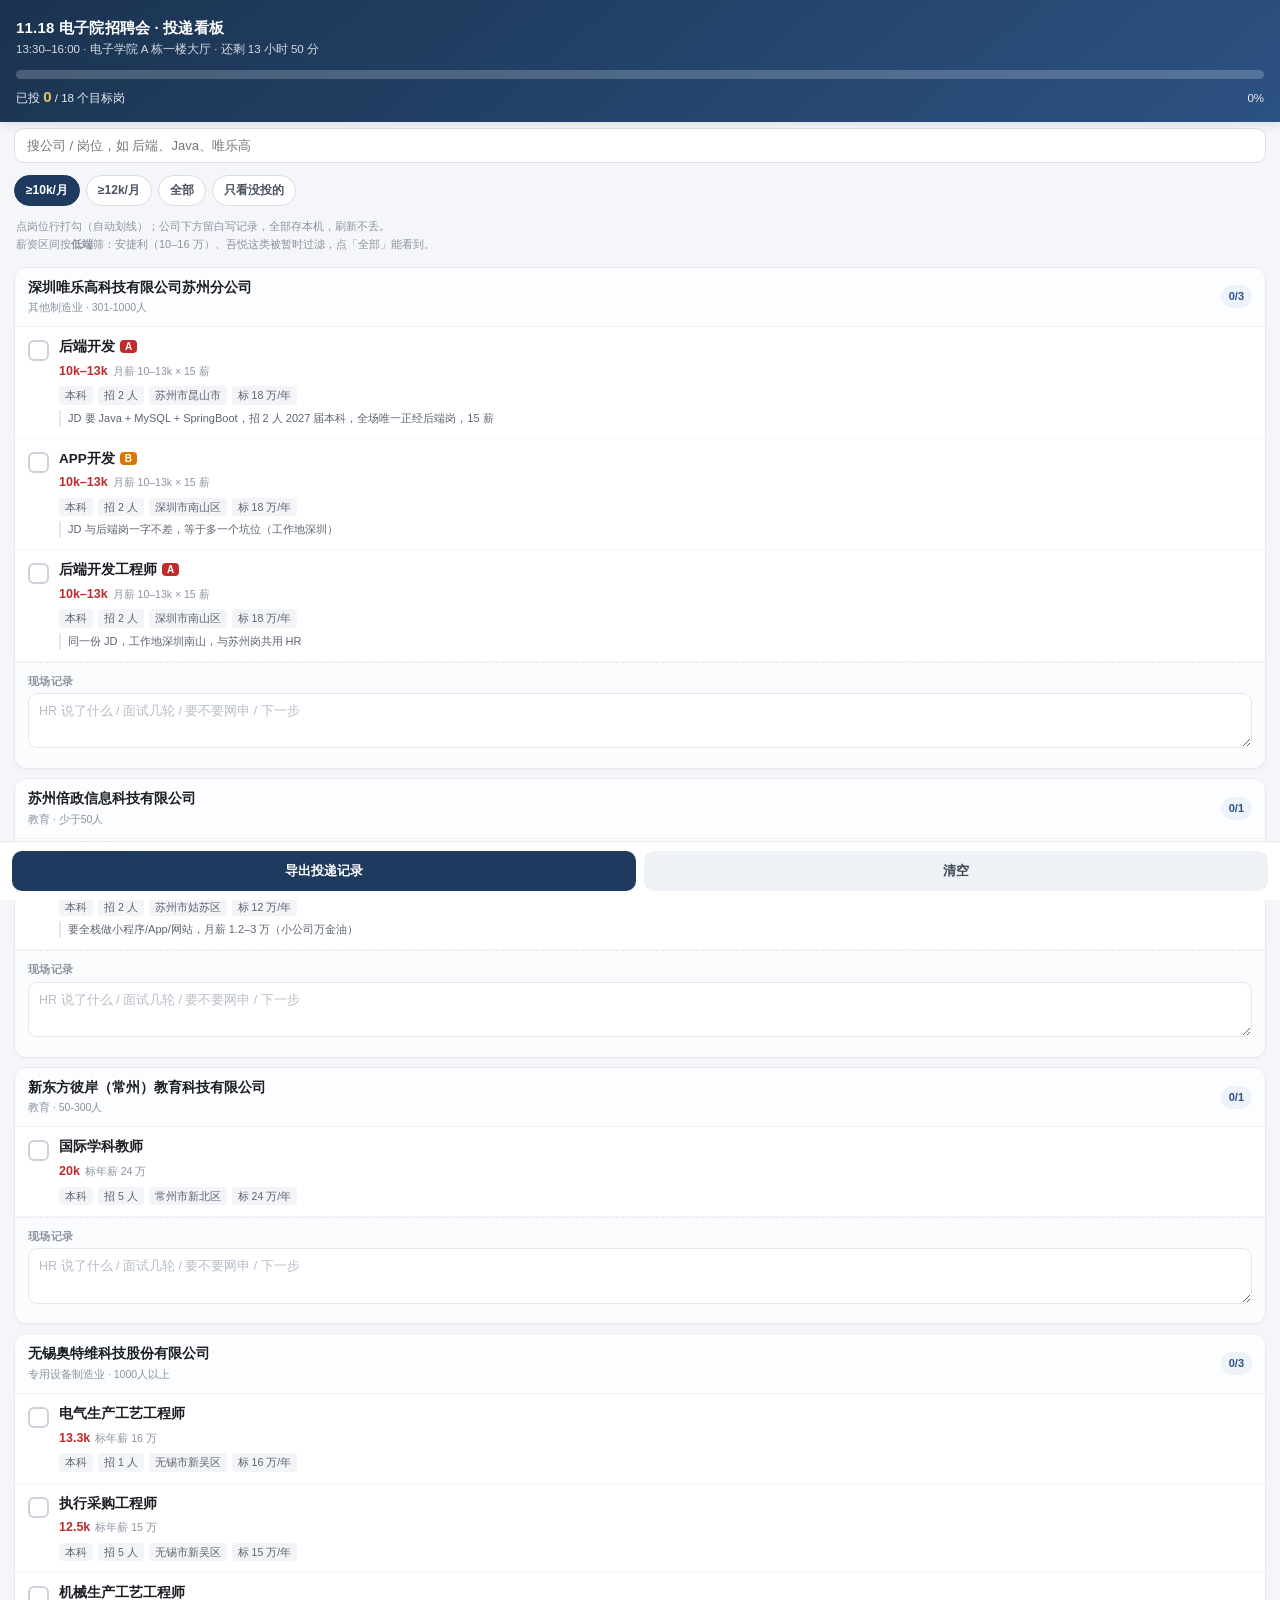
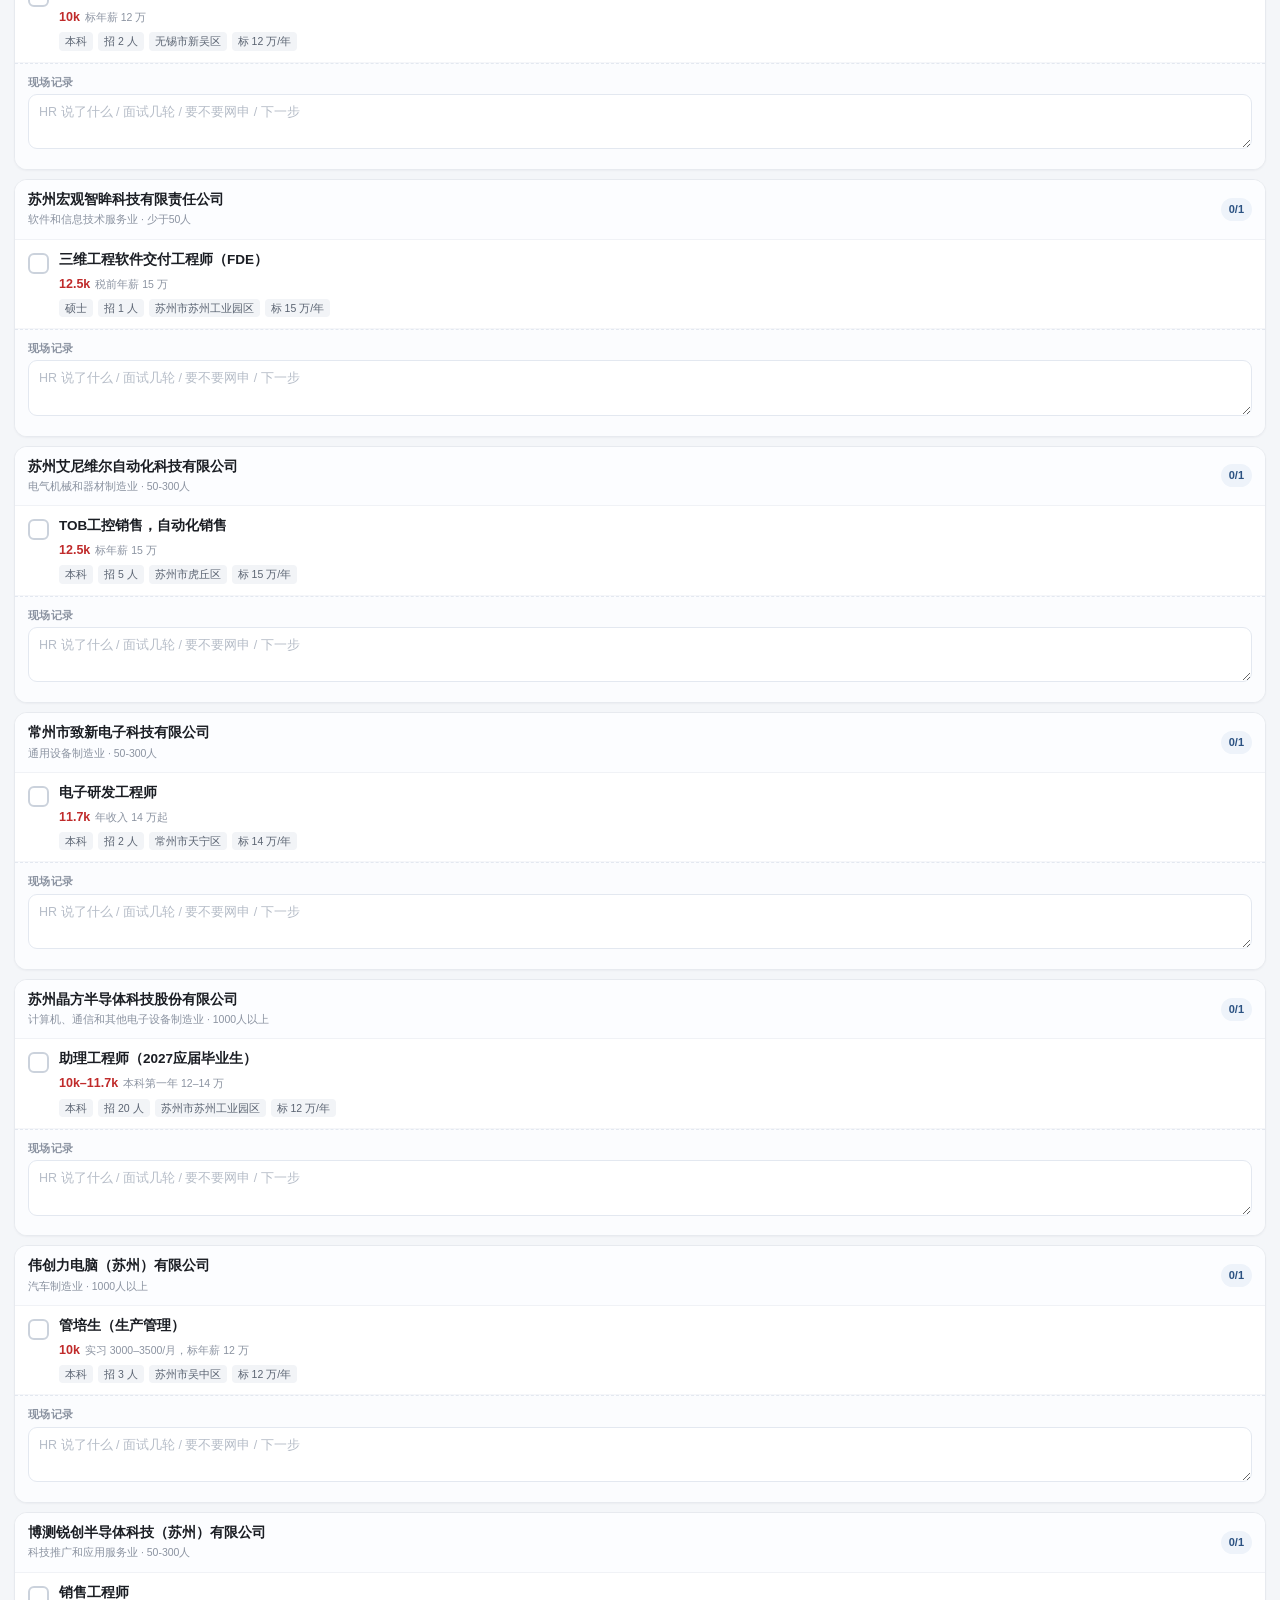
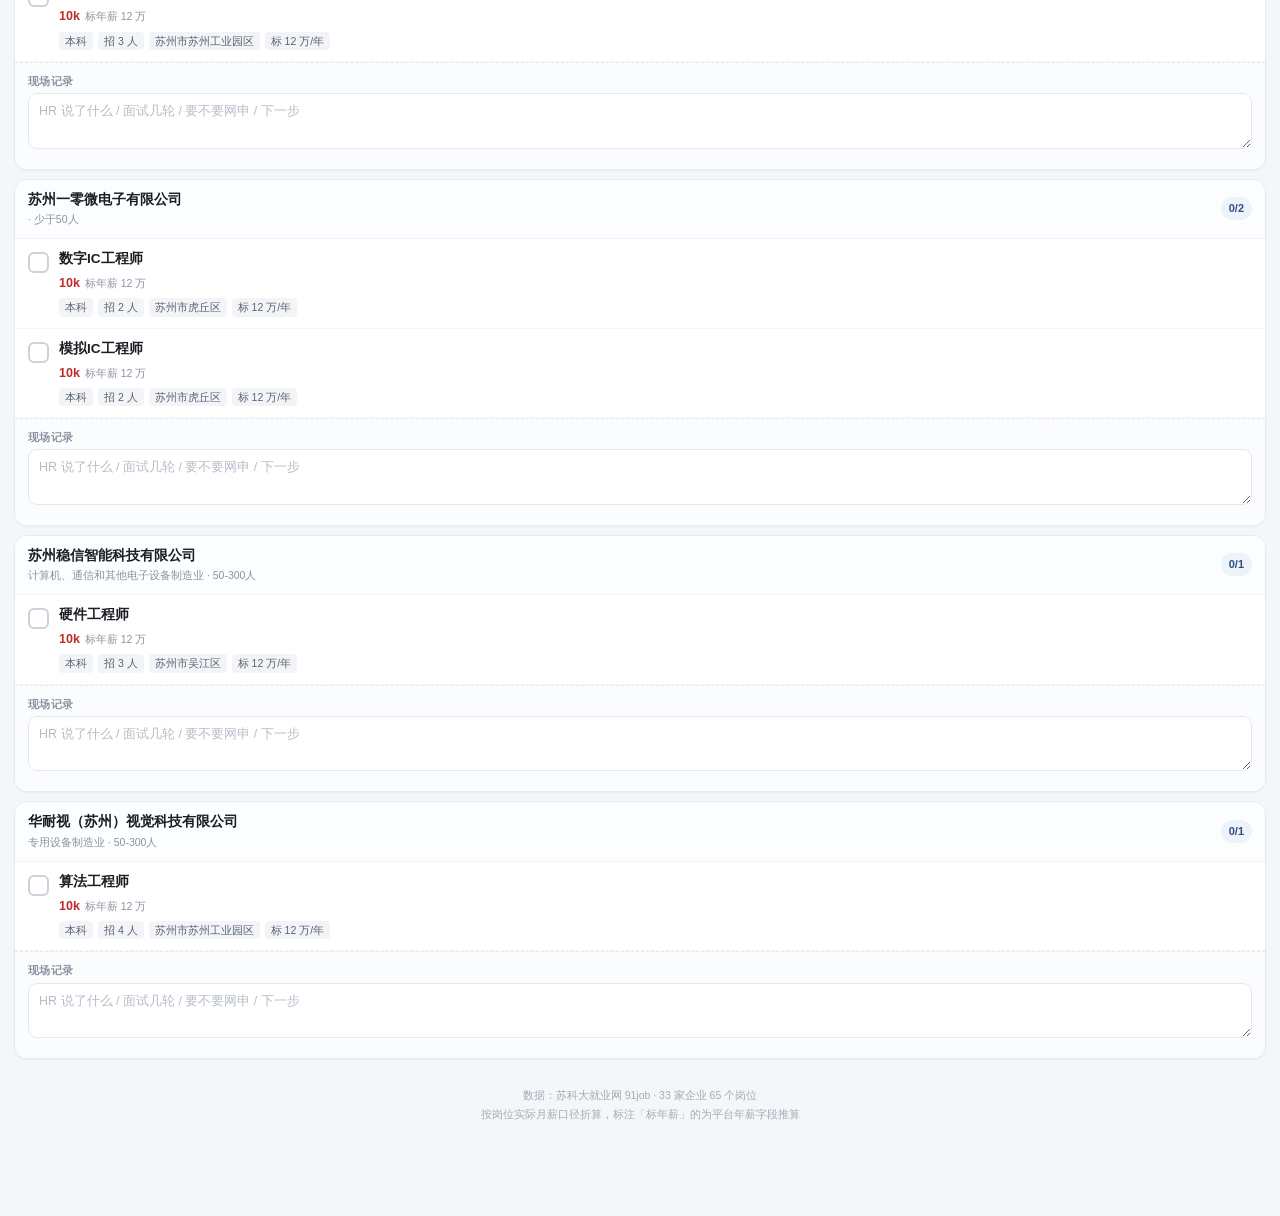
<file: app/frontend/board.html>
<!DOCTYPE html>
<html lang="zh-CN"><head>
<meta charset="utf-8">
<meta name="viewport" content="width=device-width,initial-scale=1,viewport-fit=cover">
<meta name="theme-color" content="#1e3a5f">
<meta name="apple-mobile-web-app-capable" content="yes">
<title>11.18 投递看板</title>
<style>
*{box-sizing:border-box;-webkit-tap-highlight-color:transparent}
html,body{max-width:100%;overflow-x:hidden}
body{margin:0;font-family:-apple-system,BlinkMacSystemFont,"PingFang SC","Microsoft YaHei",sans-serif;
background:#f4f6f9;color:#1a1d23;line-height:1.55;-webkit-text-size-adjust:100%;padding-bottom:86px}
/* 顶部 */
.hero{background:linear-gradient(140deg,#1b3350,#2c5282);color:#fff;padding:16px 16px 14px;position:sticky;top:0;z-index:30;box-shadow:0 2px 10px rgba(16,24,40,.12)}
.hero .t1{font-size:15px;font-weight:700;letter-spacing:.2px}
.hero .t2{font-size:11.5px;opacity:.82;margin-top:2px}
.bar{margin-top:11px;height:9px;background:rgba(255,255,255,.2);border-radius:99px;overflow:hidden}
.bar i{display:block;height:100%;width:0;background:linear-gradient(90deg,#ffd166,#ffb703);border-radius:99px;transition:width .3s}
.nums{display:flex;justify-content:space-between;align-items:baseline;margin-top:6px;font-size:11.5px;opacity:.9}
.nums b{font-size:15px;font-weight:800;color:#ffd166}
/* 筛选 */
.filters{padding:10px 14px 4px;display:flex;gap:6px;flex-wrap:wrap;align-items:center}
.chip{font-size:12px;padding:6px 11px;border-radius:99px;border:1px solid #d8dde5;background:#fff;color:#4a5361;font-weight:600}
.chip.on{background:#1e3a5f;border-color:#1e3a5f;color:#fff}
.chip.warn.on{background:#c02b2b;border-color:#c02b2b}
.searchwrap{padding:6px 14px 2px;display:flex;gap:8px}
.searchwrap input{flex:1;min-width:0;padding:9px 12px;border:1px solid #dde1e8;border-radius:10px;font-size:13px;outline:none;background:#fff}
.searchwrap input:focus{border-color:#2c5282}
.tip{font-size:11px;color:#8b93a1;padding:8px 16px 4px;line-height:1.6}
/* 公司卡 */
.sec{padding:12px 14px 2px;display:flex;align-items:center;gap:8px}
.sec h2{font-size:13px;margin:0;color:#4a5361;letter-spacing:.3px}
.sec span{font-size:11px;color:#9aa3b0}
.card{background:#fff;margin:9px 14px;border:1px solid #e7eaef;border-radius:13px;overflow:hidden;box-shadow:0 1px 2px rgba(16,24,40,.04)}
.card.done{opacity:.62}
.chd{display:flex;align-items:center;gap:9px;padding:11px 13px;border-bottom:1px solid #f0f2f6;background:#fcfdff}
.chd .info{flex:1;min-width:0}
.chd h3{margin:0;font-size:13.5px;font-weight:700;line-height:1.35;word-break:break-all}
.chd .sub{font-size:10.5px;color:#8b93a1;margin-top:2px;white-space:nowrap;overflow:hidden;text-overflow:ellipsis}
.cnt{flex:0 0 auto;font-size:11px;font-weight:700;color:#2c5282;background:#eef3fa;padding:3px 8px;border-radius:99px}
.cnt.all{color:#276749;background:#e8f5ec}
/* 岗位行 */
.job{display:flex;gap:10px;padding:11px 13px;border-bottom:1px solid #f5f6f9;align-items:flex-start;position:relative}
.job:last-of-type{border-bottom:none}
.job .box{flex:0 0 auto;width:21px;height:21px;margin-top:2px;border:2px solid #cbd2dc;border-radius:6px;display:flex;align-items:center;justify-content:center;font-size:13px;color:#fff;transition:.15s}
.job.applied .box{background:#2f855a;border-color:#2f855a}
.job.applied .box::after{content:"✓"}
.job .body{flex:1;min-width:0}
.job .nm{font-size:13.5px;font-weight:650;line-height:1.4;transition:.15s}
.job .nm em{font-style:normal;font-size:10px;font-weight:700;color:#fff;background:#c02b2b;padding:1px 5px;border-radius:4px;margin-left:5px;vertical-align:1px}
.job .nm em.b{background:#d97706}
.job .nm em.c{background:#94a3b8}
.job.applied .nm{text-decoration:line-through;color:#98a1ae;font-weight:500}
.job .m{display:flex;flex-wrap:wrap;gap:5px;margin-top:5px}
.job .m span{font-size:10.5px;color:#5b6472;background:#f2f4f7;padding:1px 6px;border-radius:4px}
.job .pay{font-size:12.5px;font-weight:800;color:#c02b2b;margin-top:5px}
.job .pay small{font-weight:500;color:#8b93a1;font-size:10.5px;margin-left:5px}
.job.applied .pay{color:#98a1ae}
.job .why{font-size:11px;color:#5b6472;margin-top:5px;padding-left:1px;border-left:2px solid #e3e8f0;padding-left:7px}
/* 备注 */
.note{padding:10px 13px 12px;background:#fbfcfe;border-top:1px dashed #e3e8f0}
.note label{display:block;font-size:10.5px;color:#8b93a1;margin-bottom:4px;font-weight:600;letter-spacing:.3px}
.note textarea{width:100%;min-height:44px;border:1px solid #e3e8f0;background:#fff;border-radius:9px;padding:8px 10px;font-size:12.5px;font-family:inherit;line-height:1.5;resize:vertical;outline:none;color:#1a1d23}
.note textarea:focus{border-color:#2c5282;box-shadow:0 0 0 3px rgba(44,82,130,.07)}
.note textarea::placeholder{color:#b6bdc8}
/* 底部条 */
.dock{position:fixed;left:0;right:0;bottom:0;background:rgba(255,255,255,.97);backdrop-filter:blur(10px);border-top:1px solid #e7eaef;padding:9px 12px calc(9px + env(safe-area-inset-bottom));display:flex;gap:8px;z-index:40}
.dock button{flex:1;padding:11px 6px;border-radius:10px;border:none;font-size:13px;font-weight:700;font-family:inherit}
.b1{background:#1e3a5f;color:#fff}
.b2{background:#eef1f5;color:#3d4653}
.b3{background:#fff;color:#c02b2b;border:1px solid #f0d5d5 !important}
.empty{text-align:center;color:#9aa3b0;font-size:13px;padding:44px 20px}
.toast{position:fixed;left:50%;top:50%;transform:translate(-50%,-50%);background:rgba(26,29,35,.92);color:#fff;font-size:13px;padding:12px 18px;border-radius:10px;opacity:0;pointer-events:none;transition:.25s;z-index:99;max-width:80%;text-align:center}
.toast.show{opacity:1}
.foot{text-align:center;font-size:10.5px;color:#a3aab6;padding:18px 20px 6px;line-height:1.8}
</style></head>
<body>

<div class="hero">
  <div class="t1">11.18 电子院招聘会 · 投递看板</div>
  <div class="t2">13:30–16:00 · 电子学院 A 栋一楼大厅 · <span id="cd">—</span></div>
  <div class="bar"><i id="pb"></i></div>
  <div class="nums"><span>已投 <b id="doneN">0</b> / <span id="tgtN">0</span> 个目标岗</span><span id="pct">0%</span></div>
</div>

<div class="searchwrap"><input id="q" placeholder="搜公司 / 岗位，如 后端、Java、唯乐高"></div>

<div class="filters" id="filters">
  <button class="chip on" data-f="g10">≥10k/月</button>
  <button class="chip" data-f="g12">≥12k/月</button>
  <button class="chip" data-f="all">全部</button>
  <button class="chip warn" data-f="todo">只看没投的</button>
</div>

<div class="tip">点岗位行打勾（自动划线）；公司下方留白写记录，全部存本机，刷新不丢。<br>薪资区间按<b>低端</b>筛：安捷利（10–16 万）、吾悦这类被暂时过滤，点「全部」能看到。</div>

<div id="list"></div>

<div class="foot">数据：苏科大就业网 91job · 33 家企业 65 个岗位<br>按岗位实际月薪口径折算，标注「标年薪」的为平台年薪字段推算</div>

<div class="dock">
  <button class="b1" id="exp">导出投递记录</button>
  <button class="b2" id="rst">清空</button>
</div>
<div class="toast" id="toast"></div>

<script>
var RAW = [{"i":1,"c":"常州市致新电子科技有限公司","j":"电子研发工程师","y":"14","lo":11667,"hi":null,"note":"年收入 14 万起","edu":"本科","n":"2","loc":"常州市天宁区","ind":"通用设备制造业","size":"50-300人","lv":"","why":""},{"i":2,"c":"伟创力电脑（苏州）有限公司","j":"管培生（生产管理）","y":"12","lo":10000,"hi":null,"note":"实习 3000–3500/月，标年薪 12 万","edu":"本科","n":"3","loc":"苏州市吴中区","ind":"汽车制造业","size":"1000人以上","lv":"","why":""},{"i":3,"c":"上海福兰奇自动化科技有限公司苏州分公司","j":"电气工程师","y":"6","lo":5000,"hi":null,"note":"标年薪 6 万","edu":"本科","n":"5","loc":"苏州市昆山市","ind":"电气机械和器材制造业","size":"少于50人","lv":"","why":""},{"i":4,"c":"苏州宏观智眸科技有限责任公司","j":"三维工程软件交付工程师（FDE）","y":"15","lo":12500,"hi":null,"note":"税前年薪 15 万","edu":"硕士","n":"1","loc":"苏州市苏州工业园区","ind":"软件和信息技术服务业","size":"少于50人","lv":"","why":""},{"i":5,"c":"苏州宏观智眸科技有限责任公司","j":"软件部署与运维工程师","y":"10","lo":8333,"hi":null,"note":"税前年薪 10 万","edu":"本科","n":"1","loc":"苏州市苏州工业园区","ind":"软件和信息技术服务业","size":"少于50人","lv":"B","why":"Docker Compose / Linux / Shell / Python / Git 你全会，只招 1 人（运维岗，成长窄）"},{"i":6,"c":"北京外企德科人力资源服务上海有限公司","j":"java开发工程师","y":"10","lo":8333,"hi":null,"note":"标年薪 10 万","edu":"本科","n":"20","loc":"南京市雨花台区","ind":"商务服务业","size":"1000人以上","lv":"A","why":"JD 几乎照你简历写：Java 基础 + Spring Cloud + Redis + 微服务调优，招 20 人（人力外包，需问驻场）"},{"i":7,"c":"安捷利美维电子（厦门）有限责任公司","j":"销售岗（广州/香港）","y":"12","lo":8333,"hi":13333,"note":"本科起薪 10–16 万/年","edu":"本科","n":"5","loc":"广州市","ind":"计算机、通信和其他电子设备制造业","size":"1000人以上","lv":"","why":""},{"i":8,"c":"安捷利美维电子（厦门）有限责任公司","j":"信息科技岗（上海/苏州/广州/泰国）","y":"15","lo":8333,"hi":13333,"note":"本科起薪 10–16 万/年","edu":"本科","n":"10","loc":"福建省厦门市","ind":"计算机、通信和其他电子设备制造业","size":"1000人以上","lv":"B","why":"PCB 大厂信息科技岗，计算机类 10 人，苏州可选，10–16 万"},{"i":9,"c":"安捷利美维电子（厦门）有限责任公司","j":"设备维修岗（厦门/福州/广州）","y":"11","lo":9167,"hi":null,"note":"标年薪 11 万","edu":"本科","n":"50","loc":"福建省厦门市","ind":"计算机、通信和其他电子设备制造业","size":"1000人以上","lv":"","why":""},{"i":10,"c":"安捷利美维电子（厦门）有限责任公司","j":"厂房设施岗（苏州/广州/泰国）","y":"11","lo":9167,"hi":null,"note":"标年薪 11 万","edu":"本科","n":"10","loc":"福建省厦门市","ind":"计算机、通信和其他电子设备制造业","size":"1000人以上","lv":"","why":""},{"i":11,"c":"安捷利美维电子（厦门）有限责任公司","j":"工程技术岗（厦门/上海/苏州/福州/广州/泰国）","y":"15","lo":8333,"hi":13333,"note":"本科起薪 10–16 万/年","edu":"本科","n":"350","loc":"福建省厦门市","ind":"计算机、通信和其他电子设备制造业","size":"1000人以上","lv":"","why":""},{"i":12,"c":"上海数在科技有限公司南京分公司","j":"C++ 开发实习生（27 届可转正）","y":"10","lo":3000,"hi":3300,"note":"100–150 元/天（实习）","edu":"本科","n":"5","loc":"南京市浦口区","ind":"软件和信息技术服务业","size":"少于50人","lv":"C","why":"C++ 实习可转正，100–150 元/天（不是年薪 10 万）"},{"i":13,"c":"双登集团股份有限公司","j":"研发类-储能系统/BMS、电芯研发","y":"11","lo":9167,"hi":null,"note":"标年薪 11 万","edu":"本科","n":"20","loc":"泰州市姜堰区","ind":"其他制造业","size":"1000人以上","lv":"","why":""},{"i":14,"c":"双登集团股份有限公司","j":"技术类-工艺 、设备等 ","y":"11","lo":9167,"hi":null,"note":"标年薪 11 万","edu":"本科","n":"20","loc":"泰州市姜堰区","ind":"其他制造业","size":"1000人以上","lv":"","why":""},{"i":15,"c":"双登集团股份有限公司","j":"职能类-质量管理、生产运营管理","y":"11","lo":9167,"hi":null,"note":"标年薪 11 万","edu":"本科","n":"10","loc":"泰州市姜堰区","ind":"其他制造业","size":"1000人以上","lv":"","why":""},{"i":16,"c":"双登集团股份有限公司","j":"市场类-海外销售、AIDC大客户销售","y":"11","lo":9167,"hi":null,"note":"标年薪 11 万","edu":"本科","n":"10","loc":"南京市鼓楼区","ind":"其他制造业","size":"1000人以上","lv":"","why":""},{"i":17,"c":"苏州晶方半导体科技股份有限公司","j":"助理工程师（2027应届毕业生）","y":"12","lo":10000,"hi":11667,"note":"本科第一年 12–14 万","edu":"本科","n":"20","loc":"苏州市苏州工业园区","ind":"计算机、通信和其他电子设备制造业","size":"1000人以上","lv":"","why":""},{"i":18,"c":"北京市华都峪口禽业有限责任公司","j":"AI算法工程师","y":"30","lo":8000,"hi":12000,"note":"月薪 8000–12000（标年薪 30 万，口径矛盾）","edu":"本科","n":"5","loc":"北京市平谷区","ind":"畜牧业","size":"1000人以上","lv":"B","why":"要 LangChain/LLM 智能体 + Java/Python，标 30 万但福利栏写月薪 8–12k"},{"i":19,"c":"苏州倍政信息科技有限公司","j":"网络工程师","y":"12","lo":12000,"hi":30000,"note":"月薪 1.2 万–3 万，可面议","edu":"本科","n":"2","loc":"苏州市姑苏区","ind":"教育","size":"少于50人","lv":"C","why":"要全栈做小程序/App/网站，月薪 1.2–3 万（小公司万金油）"},{"i":20,"c":"机械工业第六设计研究院有限公司","j":"暖通专业设计师","y":"10","lo":8333,"hi":null,"note":"标年薪 10 万","edu":"硕士","n":"2","loc":"苏州市虎丘区","ind":"专业技术服务业","size":"1000人以上","lv":"","why":""},{"i":21,"c":"机械工业第六设计研究院有限公司","j":"给排水专业设计师","y":"10","lo":8333,"hi":null,"note":"标年薪 10 万","edu":"硕士","n":"2","loc":"苏州市虎丘区","ind":"专业技术服务业","size":"1000人以上","lv":"","why":""},{"i":22,"c":"机械工业第六设计研究院有限公司","j":"电气专业设计师","y":"10","lo":8333,"hi":null,"note":"标年薪 10 万","edu":"硕士","n":"2","loc":"苏州市虎丘区","ind":"专业技术服务业","size":"1000人以上","lv":"","why":""},{"i":23,"c":"无锡奥特维科技股份有限公司","j":"计划专员","y":"10","lo":8333,"hi":null,"note":"标年薪 10 万","edu":"本科","n":"4","loc":"无锡市新吴区","ind":"专用设备制造业","size":"1000人以上","lv":"","why":""},{"i":24,"c":"无锡奥特维科技股份有限公司","j":"物流工程师","y":"10","lo":8333,"hi":null,"note":"标年薪 10 万","edu":"本科","n":"1","loc":"无锡市新吴区","ind":"专用设备制造业","size":"1000人以上","lv":"","why":""},{"i":25,"c":"无锡奥特维科技股份有限公司","j":"机械生产工艺工程师","y":"12","lo":10000,"hi":null,"note":"标年薪 12 万","edu":"本科","n":"2","loc":"无锡市新吴区","ind":"专用设备制造业","size":"1000人以上","lv":"","why":""},{"i":26,"c":"无锡奥特维科技股份有限公司","j":"电气生产工艺工程师","y":"16","lo":13333,"hi":null,"note":"标年薪 16 万","edu":"本科","n":"1","loc":"无锡市新吴区","ind":"专用设备制造业","size":"1000人以上","lv":"","why":""},{"i":27,"c":"无锡奥特维科技股份有限公司","j":"一线培训生","y":"11","lo":9167,"hi":null,"note":"标年薪 11 万","edu":"本科","n":"5","loc":"无锡市新吴区","ind":"专用设备制造业","size":"1000人以上","lv":"","why":""},{"i":28,"c":"无锡奥特维科技股份有限公司","j":"仓储工程师","y":"10","lo":8333,"hi":null,"note":"标年薪 10 万","edu":"本科","n":"1","loc":"无锡市新吴区","ind":"专用设备制造业","size":"1000人以上","lv":"","why":""},{"i":29,"c":"无锡奥特维科技股份有限公司","j":"双语调试工程师","y":"10","lo":8333,"hi":10833,"note":"综合年薪 10–13 万","edu":"本科","n":"50","loc":"无锡市新吴区","ind":"专用设备制造业","size":"1000人以上","lv":"","why":""},{"i":30,"c":"无锡奥特维科技股份有限公司","j":"机加工工艺工程师","y":"10","lo":8333,"hi":null,"note":"标年薪 10 万","edu":"本科","n":"2","loc":"无锡市新吴区","ind":"专用设备制造业","size":"1000人以上","lv":"","why":""},{"i":31,"c":"无锡奥特维科技股份有限公司","j":"执行采购工程师","y":"15","lo":12500,"hi":null,"note":"标年薪 15 万","edu":"本科","n":"5","loc":"无锡市新吴区","ind":"专用设备制造业","size":"1000人以上","lv":"","why":""},{"i":32,"c":"苏州朗捷通智能科技有限公司","j":"弱电智能化施工员（2027届）","y":"8.4","lo":7000,"hi":null,"note":"实习 4000，转正 7000","edu":"本科","n":"5","loc":"苏州市姑苏区","ind":"建筑安装业","size":"1000人以上","lv":"","why":""},{"i":33,"c":"苏州朗捷通智能科技有限公司","j":"弱电智能化设计师（2027届）","y":"8.4","lo":7000,"hi":null,"note":"实习 4000，转正 7000","edu":"本科","n":"5","loc":"苏州市姑苏区","ind":"建筑安装业","size":"1000人以上","lv":"","why":""},{"i":34,"c":"昆山藕盒科技有限公司","j":"管培生","y":"10","lo":5833,"hi":10000,"note":"综合年薪 7–12 万","edu":"本科","n":"10","loc":"苏州市昆山市","ind":"酒、饮料和精制茶制造业","size":"少于50人","lv":"C","why":"快消初创管培生，计算机类可投"},{"i":35,"c":"深圳市华迅联科技有限公司","j":"储备PM","y":"10","lo":8333,"hi":null,"note":"标年薪 10 万","edu":"本科","n":"1","loc":"苏州市吴中区","ind":"互联网和相关服务","size":"50-300人","lv":"","why":""},{"i":36,"c":"深圳市华迅联科技有限公司","j":"电子元器件销售工程师","y":"10","lo":8333,"hi":null,"note":"标年薪 10 万","edu":"本科","n":"10","loc":"苏州市吴中区","ind":"互联网和相关服务","size":"50-300人","lv":"","why":""},{"i":37,"c":"苏州捷研芯电子科技有限公司","j":"助理工程师","y":"8","lo":6667,"hi":null,"note":"标年薪 8 万","edu":"本科","n":"2","loc":"苏州市吴江区","ind":"","size":"50-300人","lv":"","why":""},{"i":38,"c":"苏州立琻半导体有限公司","j":"芯片研发/工艺/设备助理工程师","y":"8","lo":6667,"hi":null,"note":"标年薪 8 万","edu":"专科","n":"3","loc":"苏州市太仓市","ind":"","size":"50-300人","lv":"","why":""},{"i":39,"c":"苏州立琻半导体有限公司","j":"工艺助理工程师（见习）","y":"8","lo":6667,"hi":null,"note":"标年薪 8 万","edu":"本科","n":"4","loc":"苏州市太仓市","ind":"","size":"50-300人","lv":"","why":""},{"i":40,"c":"新东方彼岸（常州）教育科技有限公司","j":"国际学科教师","y":"24","lo":20000,"hi":null,"note":"标年薪 24 万","edu":"本科","n":"5","loc":"常州市新北区","ind":"教育","size":"50-300人","lv":"","why":""},{"i":41,"c":"博测锐创半导体科技（苏州）有限公司","j":"销售工程师","y":"12","lo":10000,"hi":null,"note":"标年薪 12 万","edu":"本科","n":"3","loc":"苏州市苏州工业园区","ind":"科技推广和应用服务业","size":"50-300人","lv":"","why":""},{"i":42,"c":"苏州一零微电子有限公司","j":"数字IC工程师","y":"12","lo":10000,"hi":null,"note":"标年薪 12 万","edu":"本科","n":"2","loc":"苏州市虎丘区","ind":"","size":"少于50人","lv":"","why":""},{"i":43,"c":"苏州一零微电子有限公司","j":"模拟IC工程师","y":"12","lo":10000,"hi":null,"note":"标年薪 12 万","edu":"本科","n":"2","loc":"苏州市虎丘区","ind":"","size":"少于50人","lv":"","why":""},{"i":44,"c":"广电计量检测（无锡）有限公司","j":"集成、电磁兼容、计量、可靠性测试工程师","y":"8","lo":6667,"hi":null,"note":"标年薪 8 万","edu":"本科","n":"20","loc":"无锡市新吴区","ind":"专业技术服务业","size":"301-1000人","lv":"C","why":"广电计量测试岗，计算机类可投，偏 EMC/计量"},{"i":45,"c":"苏州稳信智能科技有限公司","j":"硬件工程师","y":"12","lo":10000,"hi":null,"note":"标年薪 12 万","edu":"本科","n":"3","loc":"苏州市吴江区","ind":"计算机、通信和其他电子设备制造业","size":"50-300人","lv":"","why":""},{"i":46,"c":"苏州艾尼维尔自动化科技有限公司","j":"TOB工控销售，自动化销售","y":"15","lo":12500,"hi":null,"note":"标年薪 15 万","edu":"本科","n":"5","loc":"苏州市虎丘区","ind":"电气机械和器材制造业","size":"50-300人","lv":"","why":""},{"i":47,"c":"惠州高盛达光电技术有限公司","j":"QE","y":"10","lo":8333,"hi":null,"note":"标年薪 10 万","edu":"本科","n":"2","loc":"苏州市苏州工业园区","ind":"计算机、通信和其他电子设备制造业","size":"1000人以上","lv":"","why":""},{"i":48,"c":"惠州高盛达光电技术有限公司","j":"CS","y":"10","lo":8333,"hi":null,"note":"标年薪 10 万","edu":"本科","n":"2","loc":"苏州市苏州工业园区","ind":"计算机、通信和其他电子设备制造业","size":"1000人以上","lv":"","why":""},{"i":49,"c":"苏州吾悦商业管理有限公司","j":"商业管培生（筑梦生）","y":"10","lo":8333,"hi":10833,"note":"年薪 10–13 万","edu":"本科","n":"3","loc":"苏州市相城区","ind":"商务服务业","size":"50-300人","lv":"","why":""},{"i":50,"c":"苏州吾悦商业管理有限公司","j":"筑梦生-营运管理","y":"15","lo":7500,"hi":null,"note":"本科 7500/月（标年薪 15 万）","edu":"本科","n":"3","loc":"苏州市相城区","ind":"商务服务业","size":"50-300人","lv":"","why":""},{"i":51,"c":"苏州吾悦商业管理有限公司","j":"筑梦生","y":"15","lo":7500,"hi":null,"note":"本科 7500/月（标年薪 15 万）","edu":"本科","n":"3","loc":"苏州市相城区","ind":"商务服务业","size":"50-300人","lv":"","why":""},{"i":52,"c":"华耐视（苏州）视觉科技有限公司","j":"算法工程师","y":"12","lo":10000,"hi":null,"note":"标年薪 12 万","edu":"本科","n":"4","loc":"苏州市苏州工业园区","ind":"专用设备制造业","size":"50-300人","lv":"","why":""},{"i":53,"c":"华耐视（苏州）视觉科技有限公司","j":"机械工程师","y":"10","lo":8333,"hi":null,"note":"标年薪 10 万","edu":"本科","n":"6","loc":"苏州市苏州工业园区","ind":"专用设备制造业","size":"50-300人","lv":"","why":""},{"i":54,"c":"华耐视（苏州）视觉科技有限公司","j":"软件工程师","y":"10","lo":8333,"hi":null,"note":"标年薪 10 万","edu":"本科","n":"4","loc":"苏州市苏州工业园区","ind":"专用设备制造业","size":"50-300人","lv":"B","why":"C#/WPF 上位机 + 相机/PLC 通讯 + SQL Server，与你设备采集经历对得上（卡「211+高考550」）"},{"i":55,"c":"华耐视（苏州）视觉科技有限公司","j":"电气工程师","y":"10","lo":8333,"hi":null,"note":"标年薪 10 万","edu":"本科","n":"2","loc":"苏州市苏州工业园区","ind":"专用设备制造业","size":"50-300人","lv":"","why":""},{"i":56,"c":"宿迁信息工程中等专业学校","j":"中餐烹饪教师","y":"6","lo":5000,"hi":null,"note":"标年薪 6 万","edu":"本科","n":"2","loc":"宿迁市宿城区","ind":"教育","size":"1000人以上","lv":"","why":""},{"i":57,"c":"宿迁信息工程中等专业学校","j":"语文/数学/英语/计算机/电子商务/会计教师","y":"8","lo":6667,"hi":null,"note":"标年薪 8 万","edu":"本科","n":"10","loc":"宿迁市宿城区","ind":"教育","size":"1000人以上","lv":"","why":""},{"i":58,"c":"上海华坤电器有限公司","j":"研发部助理工程师","y":"10","lo":7000,"hi":9000,"note":"7000–9000","edu":"本科","n":"2","loc":"上海市奉贤区","ind":"电气机械和器材制造业","size":"少于50人","lv":"","why":""},{"i":59,"c":"苏州以利亚智能科技有限公司","j":"业务实习生","y":"4","lo":3333,"hi":null,"note":"标年薪 4 万","edu":"专科","n":"10","loc":"苏州市吴中区","ind":"软件和信息技术服务业","size":"少于50人","lv":"","why":""},{"i":60,"c":"苏州以利亚智能科技有限公司","j":"数字化人才实习生","y":"8","lo":6667,"hi":null,"note":"标年薪 8 万","edu":"本科","n":"5","loc":"苏州市吴中区","ind":"软件和信息技术服务业","size":"少于50人","lv":"C","why":"智能制造售前/实施，无编码职责"},{"i":61,"c":"苏州以利亚智能科技有限公司","j":"销售经理","y":"8","lo":6667,"hi":null,"note":"标年薪 8 万","edu":"本科","n":"5","loc":"苏州市吴中区","ind":"软件和信息技术服务业","size":"少于50人","lv":"","why":""},{"i":62,"c":"南通新慧教育咨询有限公司","j":"算力网运维岗","y":"8","lo":7500,"hi":10000,"note":"综合月薪 7500 起","edu":"专科","n":"50","loc":"","ind":"教育","size":"少于50人","lv":"C","why":"算力网运维，门槛低，外包可能性大"},{"i":63,"c":"深圳唯乐高科技有限公司苏州分公司","j":"后端开发","y":"18","lo":10000,"hi":13000,"note":"月薪 10–13k × 15 薪","edu":"本科","n":"2","loc":"苏州市昆山市","ind":"其他制造业","size":"301-1000人","lv":"A","why":"JD 要 Java + MySQL + SpringBoot，招 2 人 2027 届本科，全场唯一正经后端岗，15 薪"},{"i":64,"c":"深圳唯乐高科技有限公司苏州分公司","j":"APP开发","y":"18","lo":10000,"hi":13000,"note":"月薪 10–13k × 15 薪","edu":"本科","n":"2","loc":"深圳市南山区","ind":"其他制造业","size":"301-1000人","lv":"B","why":"JD 与后端岗一字不差，等于多一个坑位（工作地深圳）"},{"i":65,"c":"深圳唯乐高科技有限公司苏州分公司","j":"后端开发工程师","y":"18","lo":10000,"hi":13000,"note":"月薪 10–13k × 15 薪","edu":"本科","n":"2","loc":"深圳市南山区","ind":"其他制造业","size":"301-1000人","lv":"A","why":"同一份 JD，工作地深圳南山，与苏州岗共用 HR"}];
var KEY = 'szkd1118.apply.v1';
var st = JSON.parse(localStorage.getItem(KEY) || '{}');
if(!st.a) st.a = {};      // gid -> 1 已投
if(!st.n) st.n = {};      // 公司 -> 备注
function save(){ localStorage.setItem(KEY, JSON.stringify(st)); }
function toast(m){ var t=document.getElementById('toast'); t.textContent=m; t.classList.add('show'); setTimeout(function(){t.classList.remove('show');},1400); }

// 组装：公司 -> 岗位列表
var byCo = [];
var idx = {};
RAW.forEach(function(j){
  if(!(j.c in idx)){ idx[j.c]=byCo.length; byCo.push({c:j.c, ind:j.ind, size:j.size, jobs:[]}); }
  byCo[idx[j.c]].jobs.push(j);
});
byCo.forEach(function(co){ co.jobs.sort(function(a,b){ return (b.lo||0)-(a.lo||0); }); co.max = Math.max.apply(null, co.jobs.map(function(j){return j.hi||j.lo||0;})); });
var RANK={A:0,B:1,C:2};
byCo.sort(function(a,b){
  var ra=(RANK[a.jobs[0].lv]!==undefined?RANK[a.jobs[0].lv]:3), rb=(RANK[b.jobs[0].lv]!==undefined?RANK[b.jobs[0].lv]:3);
  if(ra!==rb) return ra-rb;
  return (b.max||0)-(a.max||0);
});

var F = {sal:'g10', q:'', todo:false};
var openNotes = {};

function passSal(j){
  if(F.sal==='all') return true;
  if(!j.lo) return F.sal!=='g10' && F.sal!=='g12' ? true : false;
  if(F.sal==='g10') return j.lo >= 10000;
  if(F.sal==='g12') return j.lo >= 12000;
  return true;
}
function applyMatches(co){
  return co.jobs.filter(function(j){
    if(!passSal(j)) return false;
    if(F.todo && st.a[j.i]) return false;
    if(F.q){
      var s=(co.c+' '+j.j+' '+(j.ind||'')+' '+(j.note||'')).toLowerCase();
      if(s.indexOf(F.q)<0) return false;
    }
    return true;
  });
}
function fmt(n){ return (n/1000).toFixed(1).replace('.0','')+'k'; }
function payTxt(j){
  if(!j.lo) return '未披露';
  if(j.hi && j.hi!==j.lo) return fmt(j.lo)+'–'+fmt(j.hi);
  return fmt(j.lo);
}

function render(){
  var list = document.getElementById('list');
  var html = '', shownJobs = 0, totalJobs = 0, doneJobs = 0;
  byCo.forEach(function(co){
    var js = applyMatches(co);
    co.jobs.forEach(function(j){ totalJobs++; if(st.a[j.i]) doneJobs++; });
    if(!js.length) return;
    shownJobs += js.length;
    var doneInCo = js.filter(function(j){return st.a[j.i];}).length;
    var allDone = doneInCo===js.length;
    html += '<section class="card'+(allDone?' done':'')+'" data-co="'+esc(co.c)+'">';
    html += '<div class="chd"><div class="info"><h3>'+esc(co.c)+'</h3><div class="sub">'+esc(co.ind||'')+(co.size?' · '+esc(co.size):'')+'</div></div>'
          + '<span class="cnt'+(allDone?' all':'')+'">'+doneInCo+'/'+js.length+'</span></div>';
    js.forEach(function(j){
      var ap = st.a[j.i] ? ' applied':'';
      html += '<div class="job'+ap+'" data-i="'+j.i+'">'
        + '<div class="box"></div>'
        + '<div class="body">'
        +   '<div class="nm">'+esc(j.j)+(j.lv?'<em class="'+j.lv.toLowerCase()+'">'+j.lv+'</em>':'')+'</div>'
        +   '<div class="pay">'+payTxt(j)+'<small>'+esc(j.note)+'</small></div>'
        +   '<div class="m"><span>'+esc(j.edu)+'</span><span>招 '+esc(String(j.n))+' 人</span><span>'+esc(j.loc)+'</span>'+(j.y?'<span>标 '+esc(String(j.y))+' 万/年</span>':'')+'</div>'
        +   (j.why?'<div class="why">'+esc(j.why)+'</div>':'')
        + '</div></div>';
    });
    var noteVal = st.n[co.c] || '';
    html += '<div class="note"><label>现场记录</label>'
          + '<textarea data-co="'+esc(co.c)+'" placeholder="HR 说了什么 / 面试几轮 / 要不要网申 / 下一步">'+esc(noteVal)+'</textarea></div>';
    html += '</section>';
  });
  if(!html) html = '<div class="empty">这个条件下没有岗位<br>换个筛选试试</div>';
  list.innerHTML = html;
  document.getElementById('tgtN').textContent = shownJobs;
  document.getElementById('doneN').textContent = doneJobs;
  var p = shownJobs ? Math.round(doneJobs/shownJobs*100) : 0;
  document.getElementById('pb').style.width = p+'%';
  document.getElementById('pct').textContent = p+'%';
}
function esc(s){ return String(s==null?'':s).replace(/[&<>"']/g,function(c){return {'&':'&amp;','<':'&lt;','>':'&gt;','"':'&quot;',"'":'&#39;'}[c];}); }

// 事件委托
document.getElementById('list').addEventListener('click', function(e){
  var row = e.target.closest('.job');
  if(row && !e.target.closest('.note')){
    var id = row.dataset.i;
    if(st.a[id]) delete st.a[id]; else st.a[id] = 1;
    save(); row.classList.toggle('applied');
    var co = row.closest('.card');
    var js = co.querySelectorAll('.job');
    var dn = co.querySelectorAll('.job.applied').length;
    var cnt = co.querySelector('.cnt');
    cnt.textContent = dn+'/'+js.length;
    cnt.classList.toggle('all', dn===js.length);
    co.classList.toggle('done', dn===js.length);
    var d=0; document.querySelectorAll('.card').forEach(function(c){ if(c.classList.contains('done')) d++; });
    var all=document.querySelectorAll('.job'), ap=document.querySelectorAll('.job.applied');
    document.getElementById('doneN').textContent = ap.length;
    var p = all.length? Math.round(ap.length/all.length*100):0;
    document.getElementById('pb').style.width=p+'%';
    document.getElementById('pct').textContent=p+'%';
  }
});
document.getElementById('list').addEventListener('input', function(e){
  if(e.target.tagName==='TEXTAREA'){
    st.n[e.target.dataset.co] = e.target.value; save();
  }
});

document.getElementById('filters').addEventListener('click', function(e){
  var b = e.target.closest('.chip'); if(!b) return;
  var f = b.dataset.f;
  if(f==='todo'){ F.todo = !F.todo; b.classList.toggle('on', F.todo); }
  else { F.sal = f; [].forEach.call(this.querySelectorAll('.chip'), function(c){ if(c.dataset.f!=='todo') c.classList.toggle('on', c===b); }); }
  render();
});
document.getElementById('q').addEventListener('input', function(){ F.q = this.value.trim().toLowerCase(); render(); });

document.getElementById('exp').onclick = function(){
  var lines = ['# 11.18 电子院招聘会 投递记录',''];
  var applied=[], pending=[], notes=[];
  byCo.forEach(function(co){
    var a = co.jobs.filter(function(j){return st.a[j.i];});
    if(a.length) applied.push('- **'+co.c+'**：'+a.map(function(j){return j.j+'（'+payTxt(j)+'/月）';}).join('、'));
    var p = co.jobs.filter(function(j){return !st.a[j.i];});
    if(p.length) pending.push('- '+co.c+'：'+p.map(function(j){return j.j;}).join('、'));
    if(st.n[co.c]) notes.push('### '+co.c+'\n'+st.n[co.c]);
  });
  lines.push('## 已投 '+applied.length+' 家');
  lines = lines.concat(applied.length?applied:['- （还没有）']);
  lines.push('','## 没投的','');
  lines = lines.concat(pending);
  if(notes.length){ lines.push('','## 现场记录',''); lines = lines.concat(notes); }
  var txt = lines.join('\n');
  if(navigator.clipboard && navigator.clipboard.writeText){
    navigator.clipboard.writeText(txt).then(function(){ toast('已复制，粘给我帮你整理'); }, function(){ fallback(txt); });
  } else fallback(txt);
  function fallback(t){
    var ta=document.createElement('textarea'); ta.value=t; document.body.appendChild(ta); ta.select();
    try{document.execCommand('copy'); toast('已复制，粘给我帮你整理');}catch(e){ alert(t); }
    document.body.removeChild(ta);
  }
};
document.getElementById('rst').onclick = function(){
  if(confirm('清空所有打勾和记录？这个操作不能撤销。')){
    st={a:{},n:{}}; save(); render(); toast('已清空');
  }
};

// 倒计时到 16:00
function tick(){
  var now = new Date();
  var end = new Date(now.getFullYear(), now.getMonth(), now.getDate(), 16, 0, 0);
  var d = Math.floor((end-now)/1000);
  var el = document.getElementById('cd');
  if(d<=0){ el.textContent='已结束'; return; }
  var h=Math.floor(d/3600), m=Math.floor(d%3600/60);
  el.textContent = '还剩 '+h+' 小时 '+m+' 分';
}
tick(); setInterval(tick, 30000);
render();
</script>
</body></html>
</file>
